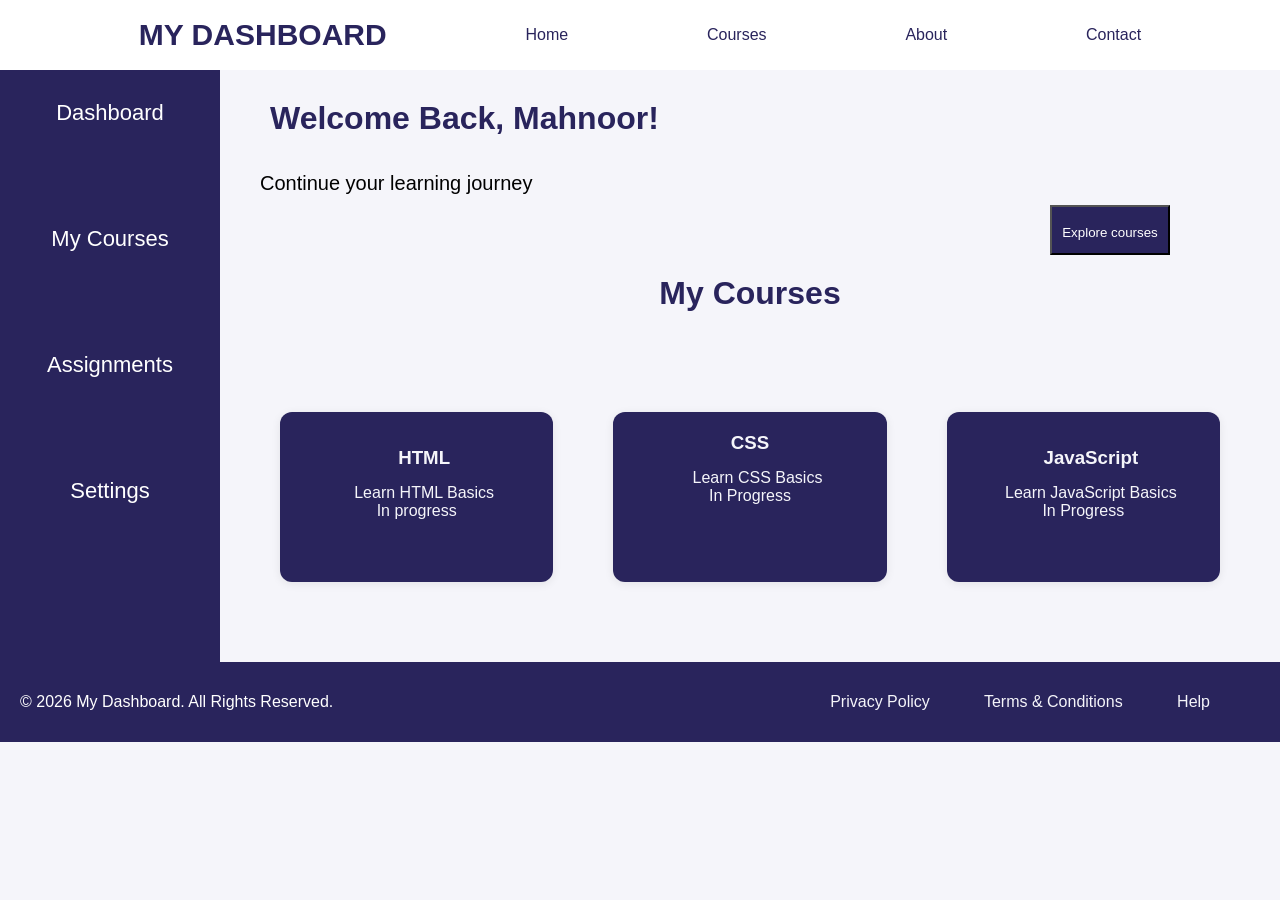
<file: index.html>
<!DOCTYPE html>
<html lang="en">
<head>
    <meta charset="UTF-8">
    <meta name="viewport" content="width=device-width, initial-scale=1.0">
    <title>Task 1</title>
    <link rel="stylesheet" href="style.css">
</head>
<body>
    <header id="nav">
<nav id="navbar">
<p id="logo">MY DASHBOARD</p>
<a href class="links">Home</a>
<a href="courses.html" class="links">Courses</a>
<a href="about.html" class="links">About</a>
<a href="contact.html" class="links">Contact</a>
</nav>
    </header>
    <div class="layout">
<aside class="sidebar">
<a href="index.html" class="link">Dashboard</a>
<a href =courses.html class="link">My Courses</a>
<a href="assignment.html" class="link">Assignments</a>
<a href =settings.html class="link">Settings</a>
</aside>
<main id="mainsection">
    <div id="welcome">
    <h1>Welcome Back, Mahnoor!</h1>
<p class="journey">Continue your learning journey</p>
<button id="explore">Explore courses</button>
</div>
<h1 class="mycourses">My Courses</h1>
<div id="courses">
    <div class="details-card ">
    <h3 class="html">HTML</h3>
    <p class="html">Learn HTML Basics</p>
    <a>In progress</a>
</div>
<div class="details-card ">
<h3 clas="html">CSS</h3>
<p class="html">Learn CSS Basics</p>
<a>In Progress</a>
</div>
<div class="details-card ">
<h3 class="html">JavaScript</h3>
<p class="html">Learn JavaScript Basics</p>
<a>In Progress</a>
</div>
</div>
</main>
    </div>
    <footer id="footer">
    <p>© 2026 My Dashboard. All Rights Reserved.</p>
    <div class="footer-links">
        <a href="#">Privacy Policy</a>
        <a href="#">Terms & Conditions</a>
        <a href="#">Help</a>
    </div>
</footer>
<script src="script.js"></script>
</body>
</html>
</file>
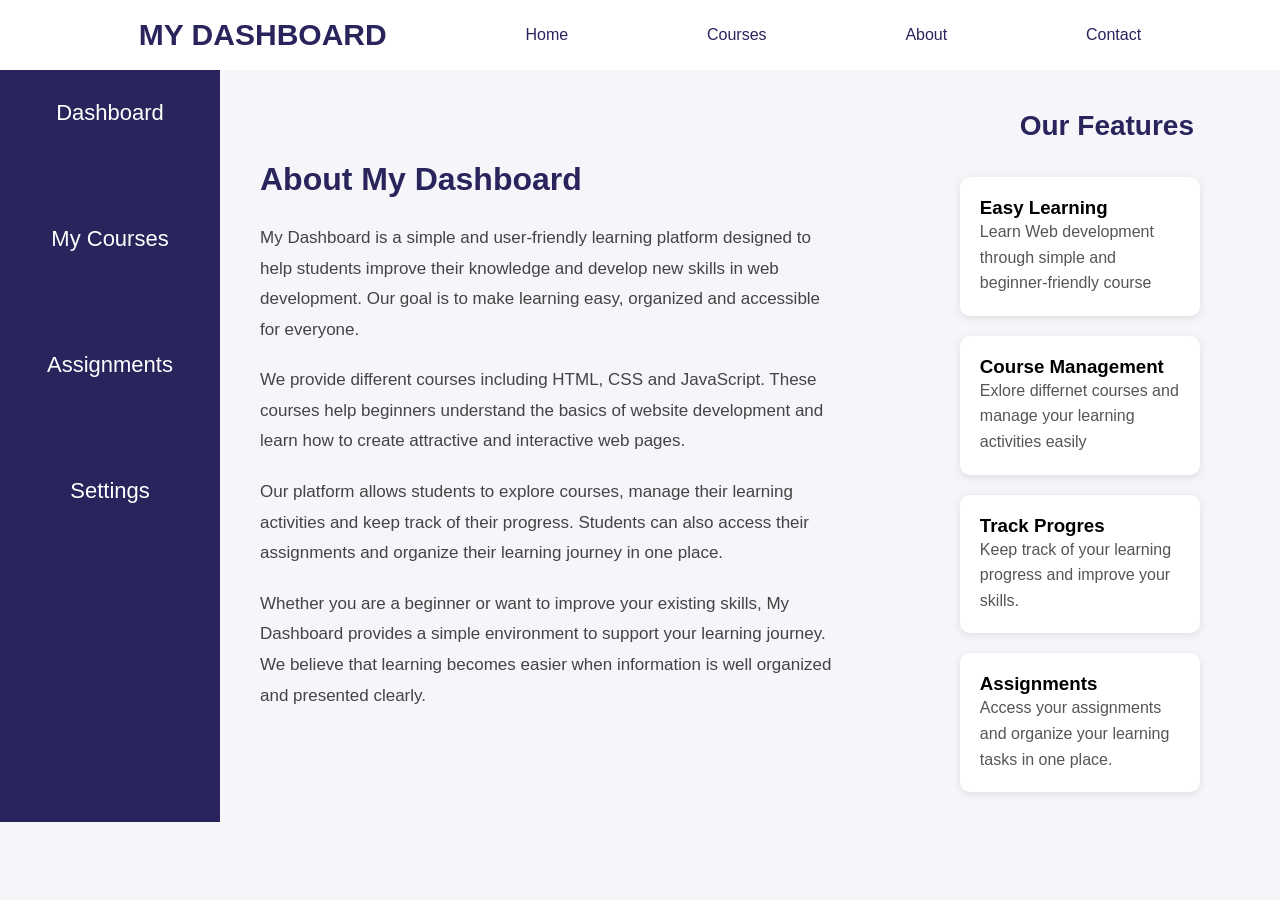
<file: about.html>
<!DOCTYPE html>
<html lang="en">
<head>
    <meta charset="UTF-8">
    <meta name="viewport" content="width=device-width, initial-scale=1.0">
    <title>About</title>
    <link rel="stylesheet" href="style.css">
</head>
<body>
    <header id="nav">
    <nav id="navbar">
        <p id="logo">MY DASHBOARD</p>

        <a href="index.html" class="links">Home</a>
        <a href="courses.html" class="links">Courses</a>
        <a href="about.html" class="links">About</a>
        <a href="contact.html" class="links">Contact</a>
    </nav>
    </header>
    <div class="layout">
<aside class="sidebar">
<a href="index.html" class="link">Dashboard</a>
<a href =courses.html class="link">My Courses</a>
<a href="assignment.html" class="link">Assignments</a>
<a href =settings.html class="link">Settings</a>
</aside>
    <section id="about">
<div class="info">
    <h1 class="h1">About My Dashboard</h1>
    <p class="p">
        My Dashboard is a simple and user-friendly learning platform
        designed to help students improve their knowledge and develop
        new skills in web development. Our goal is to make learning
        easy, organized and accessible for everyone.
    </p>

    <p class="p">
        We provide different courses including HTML, CSS and JavaScript.
        These courses help beginners understand the basics of website
        development and learn how to create attractive and interactive
        web pages.
    </p>

    <p class="p">
        Our platform allows students to explore courses, manage their
        learning activities and keep track of their progress. Students
        can also access their assignments and organize their learning
        journey in one place.
    </p>

    <p class="p">
        Whether you are a beginner or want to improve your existing
        skills, My Dashboard provides a simple environment to support
        your learning journey. We believe that learning becomes easier
        when information is well organized and presented clearly.
    </p>

</div>
    </section>
    <section id="features">
<h2>Our Features</h2>
<div class="feature-container">

<div class="feature-details">
<h3>Easy Learning</h3>
<p>Learn Web development through simple and beginner-friendly course</p>
</div>

<div class="feature-details">
<h3>Course Management</h3>
<p>Exlore differnet courses and manage your learning activities easily</p>
</div>

<div class="feature-details">
    <h3>Track Progres</h3>
    <p>Keep track of your learning progress and improve your skills.</p>
</div>

<div class="feature-details">
    <h3>Assignments</h3>
            <p>Access your assignments and organize your learning tasks in one place.</p>
</div>


















</div>








    </section>
    <script src="script.js"></script>
</body>
</html>
</file>
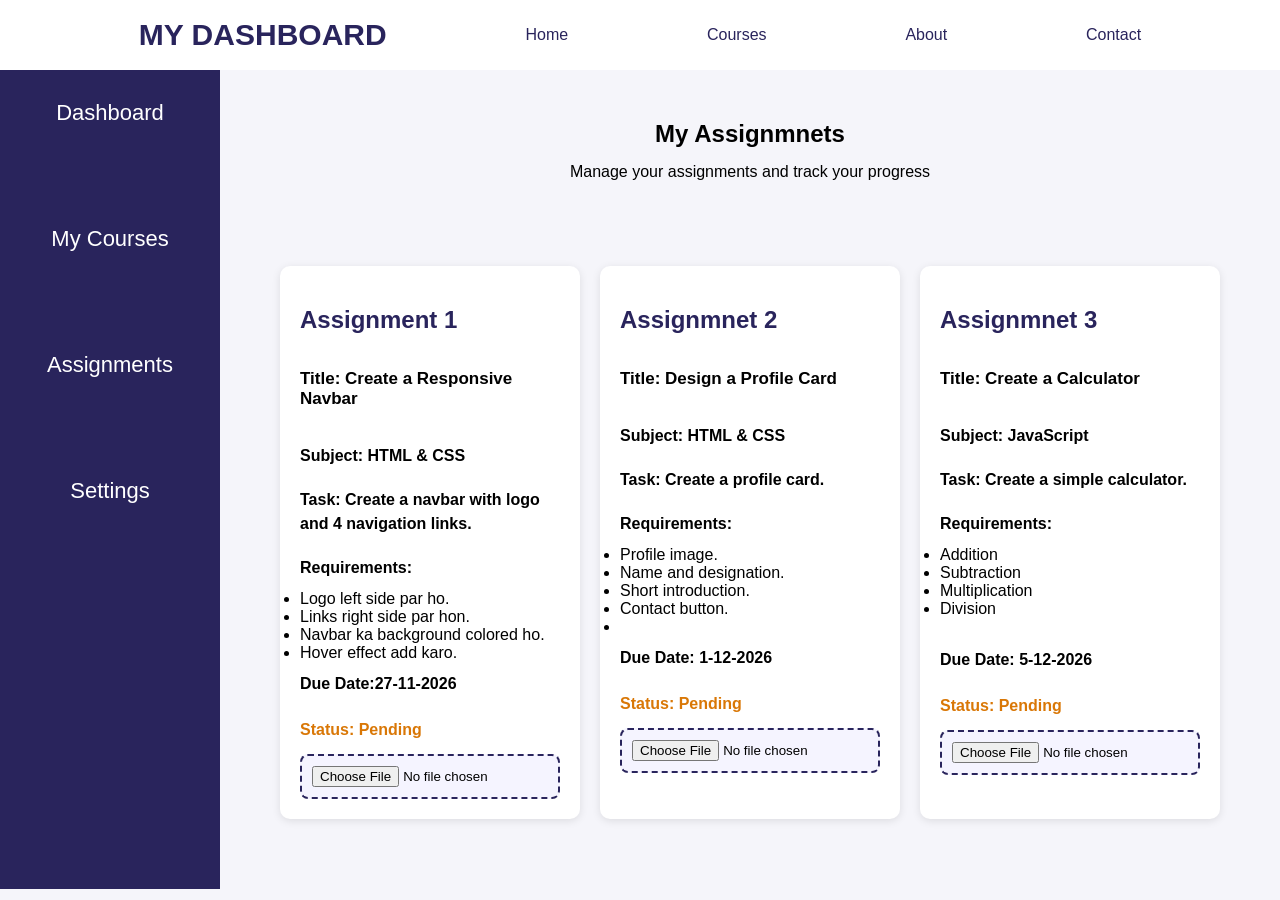
<file: assignment.html>
<!DOCTYPE html>
<html lang="en">
<head>
    <meta charset="UTF-8">
    <meta name="viewport" content="width=device-width, initial-scale=1.0">
    <title>Assignmnet</title>
    <link rel="stylesheet" href="style.css">
</head>
<body>
    <header id="nav">
    <nav id="navbar">
        <p id="logo">MY DASHBOARD</p>

        <a href="index.html" class="links">Home</a>
        <a href="courses.html" class="links">Courses</a>
        <a href="about.html" class="links">About</a>
        <a href="contact.html" class="links">Contact</a>
    </nav>
    </header>
    <div class="layout">
<aside class="sidebar">
<a href="index.html" class="link">Dashboard</a>
<a href =courses.html class="link">My Courses</a>
<a href="assignment.html" class="link">Assignments</a>
<a href =settings.html class="link">Settings</a>
</aside>
    
    <main id="assignment">
        <h2>My Assignmnets</h2>
    <p class="po">Manage your assignments and track your progress</p>
        <div class="assignment-container">

    <div class="assignment-details">

<h1>Assignment 1</h1>
<h3>Title: Create a Responsive Navbar</h3>
<p>Subject: HTML & CSS</p>
<p>Task: Create a navbar with logo and 4 navigation links.</p>
<p>Requirements:
<ul>
    <li>Logo left side par ho.</li>
    <li>Links right side par hon.</li>
    <li>Navbar ka background colored ho.</li>
    <li>Hover effect add karo.</li>
</ul>
<p>Due Date:27-11-2026</p>
<span class="status">Status: Pending</span>

<input type="file" class="assignment-file" accept=".pdf,.doc,.docx">

  </div>


<div class="assignment-details">

<h1>Assignmnet 2</h1>
<h3>Title: Design a Profile Card</h3>
<p>Subject: HTML & CSS</p>
<p>Task: Create a profile card.</p>
<p>Requirements:</p>
    <ul>
<li> Profile image.</li>
<li> Name and designation.</li>
<li> Short introduction.</li>
<li>Contact button.<li>
    </ul>
<p>Due Date: 1-12-2026</p>
<span class="status">Status: Pending</span>

<input type="file" class="assignment-file" accept=".pdf,.doc,.docx">

</div>

<div class="assignment-details">

<h1>Assignmnet 3</h1>
<h3>Title: Create a Calculator</h3>
<p>Subject: JavaScript</p>
<p>Task: Create a simple calculator.</p>
<p>Requirements:</p>
<ul>
<li>Addition</li>
<li> Subtraction</li>
<li>Multiplication</li>
<li> Division</p></li>
</ul>
<p>Due Date: 5-12-2026</p>
<span class="status">Status: Pending</span>

<input type="file" class="assignment-file" accept=".pdf,.doc,.docx">
</div>
        </div>
    </main>
    <script src="script.js"></script>
</body>
</html>
</file>
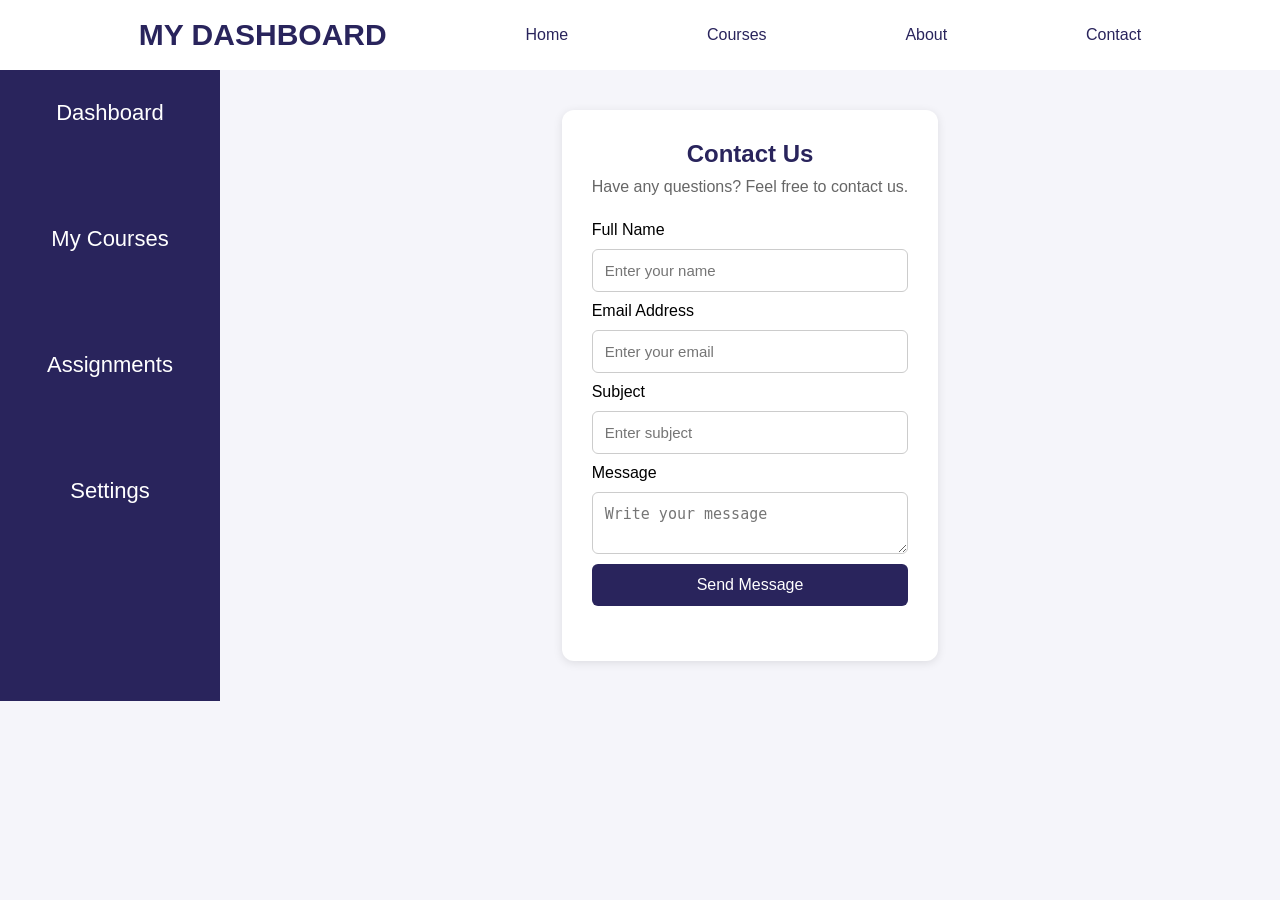
<file: contact.html>
<!DOCTYPE html>
<html lang="en">
<head>
    <meta charset="UTF-8">
    <meta name="viewport" content="width=device-width, initial-scale=1.0">
    <title>Contact</title>
    <link rel="stylesheet" href="style.css">
</head>
<body>
    <header id="nav">
    <nav id="navbar">
        <p id="logo">MY DASHBOARD</p>

        <a href="index.html" class="links">Home</a>
        <a href="courses.html" class="links">Courses</a>
        <a href="about.html" class="links">About</a>
        <a href="contact.html" class="links">Contact</a>
    </nav>
    </header>
    <div class="layout">
<aside class="sidebar">
<a href="index.html" class="link">Dashboard</a>
<a href =courses.html class="link">My Courses</a>
<a href="assignment.html" class="link">Assignments</a>
<a href =settings.html class="link">Settings</a>
</aside>
    <section id="contact">

    <h1>Contact Us</h1>
    <p>Have any questions? Feel free to contact us.</p>

    <form id="contact-form">

        <label for="name">Full Name</label>
        <input type="text" id="name" placeholder="Enter your name">

        <label for="email">Email Address</label>
        <input type="email" id="email" placeholder="Enter your email">

        <label for="subject">Subject</label>
        <input type="text" id="subject" placeholder="Enter subject">

        <label for="message">Message</label>
        <textarea id="message" placeholder="Write your message"></textarea>

        <button type="submit">Send Message</button>

    </form>
 <p id="success-message"></p>
</section>
<script src="script.js"></script>
</body>
</html>
</file>
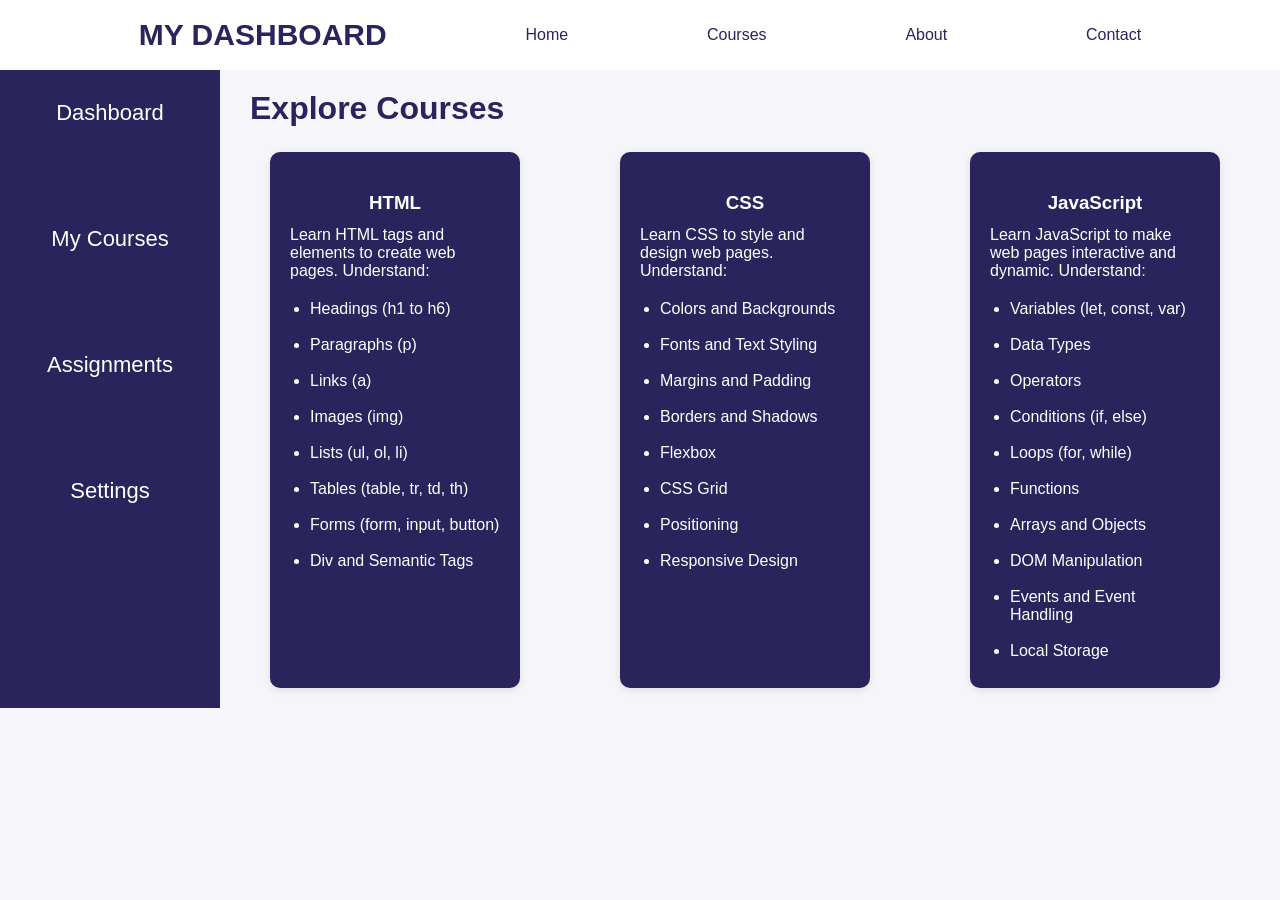
<file: courses.html>
<!DOCTYPE html>
<html lang="en">
<head>
    <meta charset="UTF-8">
    <meta name="viewport" content="width=device-width, initial-scale=1.0">
    <title>MY Courses</title>
    <link rel="stylesheet" href="style.css">
</head>
<body>
    <header id="nav">
    <nav id="navbar">
        <p id="logo">MY DASHBOARD</p>

        <a href="index.html" class="links">Home</a>
        <a href="courses.html" class="links">Courses</a>
        <a href="about.html" class="links">About</a>
        <a href="contact.html" class="links">Contact</a>
    </nav>
</header>
<div class="layout">
<aside class="sidebar">
<a href="index.html" class="link">Dashboard</a>
<a href =courses.html class="link">My Courses</a>
<a href="assignment.html" class="link">Assignments</a>
<a href =settings.html class="link">Settings</a>
</aside>
<main>
    <h1>Explore Courses</h1>

      <div id="coursess">
<div class="course-card">
    <h3>HTML</h3>

    <p>
        Learn HTML tags and elements to create web pages.
        Understand:
    </p>

    <ul>
        <li>Headings (h1 to h6)</li>
        <li>Paragraphs (p)</li>
        <li>Links (a)</li>
        <li>Images (img)</li>
        <li>Lists (ul, ol, li)</li>
        <li>Tables (table, tr, td, th)</li>
        <li>Forms (form, input, button)</li>
        <li>Div and Semantic Tags</li>
    </ul>
</div>
<div class="course-card">
    <h3>CSS</h3>

    <p>
        Learn CSS to style and design web pages.
        Understand:
    </p>

    <ul>
        <li>Colors and Backgrounds</li>
        <li>Fonts and Text Styling</li>
        <li>Margins and Padding</li>
        <li>Borders and Shadows</li>
        <li>Flexbox</li>
        <li>CSS Grid</li>
        <li>Positioning</li>
        <li>Responsive Design</li>
    </ul>
</div>
<div class="course-card">
    <h3>JavaScript</h3>

    <p>
        Learn JavaScript to make web pages interactive and dynamic.
        Understand:
    </p>

    <ul>
        <li>Variables (let, const, var)</li>
        <li>Data Types</li>
        <li>Operators</li>
        <li>Conditions (if, else)</li>
        <li>Loops (for, while)</li>
        <li>Functions</li>
        <li>Arrays and Objects</li>
        <li>DOM Manipulation</li>
        <li>Events and Event Handling</li>
        <li>Local Storage</li>
    </ul>
</div>
  </div>
</main>
<script src="script.js"></script>
</body>
</html>
</file>
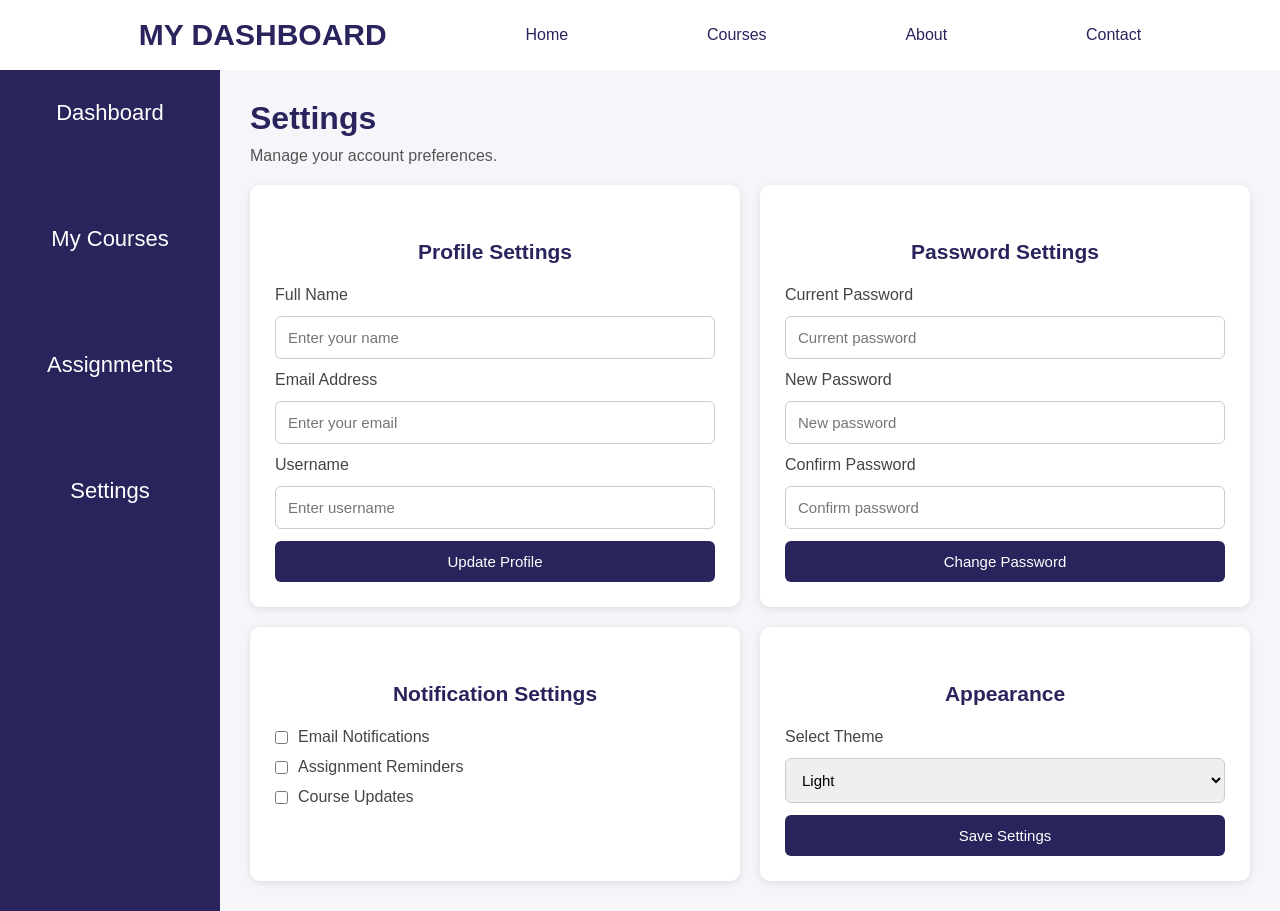
<file: settings.html>
<!DOCTYPE html>
<html lang="en">
<head>
    <meta charset="UTF-8">
    <meta name="viewport" content="width=device-width, initial-scale=1.0">
    <title>Contact</title>
    <link rel="stylesheet" href="style.css">
</head>
<body>
    <header id="nav">
    <nav id="navbar">
        <p id="logo">MY DASHBOARD</p>

        <a href="index.html" class="links">Home</a>
        <a href="courses.html" class="links">Courses</a>
        <a href="about.html" class="links">About</a>
        <a href="contact.html" class="links">Contact</a>
    </nav>
    </header>
    <div class="layout">
<aside class="sidebar">
<a href="index.html" class="link">Dashboard</a>
<a href =courses.html class="link">My Courses</a>
<a href="assignment.html" class="link">Assignments</a>
<a href =settings.html class="link">Settings</a>
</aside>
<main id="settings">

            <h1>Settings</h1>
            <p>Manage your account preferences.</p>

            <!-- Profile Settings -->
            <section class="setting-section">
                <h2>Profile Settings</h2>

                <label>Full Name</label>
                <input type="text" id="full-name" placeholder="Enter your name">

                <label>Email Address</label>
                <input type="email" id="user-email" placeholder="Enter your email">

                <label>Username</label>
                <input type="text" id="username" placeholder="Enter username">

                <button id="update-profile">Update Profile</button>
            </section>

            <!-- Password Settings -->
            <section class="setting-section">
                <h2>Password Settings</h2>

                <label>Current Password</label>
                <input type="password" id="current-password" placeholder="Current password">

                <label>New Password</label>
                <input type="password" id="new-password" placeholder="New password">

                <label>Confirm Password</label>
                <input type="password" id="confirm-password" placeholder="Confirm password">

                <button id="change-password">Change Password</button>
            </section>

            <!-- Notification Settings -->
            <section class="setting-section">
                <h2>Notification Settings</h2>

                <label>
                    <input type="checkbox" id="email-notifications">
                    Email Notifications
                </label>

                <label>
                    <input type="checkbox" id="assignment-reminders">
                    Assignment Reminders
                </label>

                <label>
                    <input type="checkbox" id="course-updates">
                    Course Updates
                </label>
            </section>

            <!-- Appearance Settings -->
            <section class="setting-section">
                <h2>Appearance</h2>

                <label>Select Theme</label>

                <select id="theme">
                    <option value="light">Light</option>
                    <option value="dark">Dark</option>
                </select>

                <button id="save-settings">Save Settings</button>
            </section>

        </main>
<p id="settings-message"></p>
    </div>
<script src="script.js"></script>
</body>
</html>
</file>
<file: style.css>
*{
    margin: 0;
    padding: 0;
    box-sizing: border-box;
}
body{
    font-family: Arial, sans-serif;
    background-color: #F5F5FA;
}

#navbar{
    height:70px;
    width:100%;
    background-color:white;
    display: flex;
    align-items: center;
    text-align: center;
    justify-content: space-evenly;
}
#logo{
    color:#29245C;
    font-size: 30px;
    font-weight: bolder;
}
.links{
    color:#29245C;
    font-size: 16px;
    text-align: center;
    text-decoration: none;
}
#navbar a:hover{
    color: #7655D9;
}

    .layout {
    display: flex;
    width: 100%;
}

.sidebar {
    width: 220px;
    min-height: 100%;
    height: auto;
    flex-shrink: 0;
 background-color:#29245C;
    color: white;
    gap: 100px;
    display: flex;
    flex-direction: column;
    font-size: 22px;
    text-decoration: none;
    align-items: center;
    padding-top: 30px;
}

.sidebar a{
    color: white;
    text-decoration: none;
}
.sidebar a:hover{
    color: grey;
}

#mainsection {
    flex: 1;
    min-width: 0;
    padding: 30px;
}
#welcome h1{
padding-left: 20px;
}
.journey{
    font-size: 20px;
    padding-top: 10px;
    padding-left: 10px;
}
#explore{
    background-color: #29245C;
    color: white;
    margin-top: 10px;
    align-items: center;
    height: 50px;
    width: 120px;
    padding-top: 5px;
    justify-content: center;
    margin-left: 80%;
    margin-top: 10px;
    
}
.mycourses {
    padding-top: 20px;
    text-align: center;
}

#courses {
    display: flex;
    justify-content: center;
    gap: 60px;
    margin-top: 100px;
    padding: 0 30px;
    margin-bottom: 50px;
}

.details-card {
    flex: 1;
    height: 170px;
        color: #F5F5FA;
    background-color: #29245C;
    border-radius: 12px;
    box-shadow: 0 2px 10px rgba(0,0,0,0.08);
    text-align: center;
    padding: 20px;
   

}
.html{
        padding-left: 15px;
    padding-top: 15px;
    text-align: center;
}
#footer{
    height: 80px;
    width: 100%;
    margin-left: 0;
    background-color: #29245C;
    color: white;
    padding: 20px;
    display: flex;
    justify-content: space-between;
    align-items: center;
    
}
#footer a{
    gap:20px;
    text-decoration: none;
    text-align: center;
    justify-content: center;
    color:#F5F5FA;
    display: flex;
    margin-right: 50px;
    display: inline;
}
#footer a:hover{
    color: #B9A5FF;
}
main {
    flex: 1;
    min-width: 0;
    padding: 20px 30px;
}
 main h1 {
    font-size: 32px;
    color: #29245C;
    white-space: nowrap;
    margin-bottom: 25px;
}



#coursess {
    display: flex;
    align-items:stretch;
    gap: 100px;
    justify-content: flex-start;
     flex-wrap: wrap;
     margin-left: 20px;
}
    


.course-card {
    background-color:#29245C;
    height:auto;
    border-radius: 10px;
    width: 250px;
    box-shadow: 0 2px 8px rgba(0, 0, 0, 0.1);
     justify-content: space-between;
         padding: 20px;
margin-top: 0;
    
}

.course-card h3 {
    color: white;
    margin-bottom: 12px;
    text-align: center;
   
    padding-top: 20px;
}
.course-card p{
    color: white;
}

.course-card ul {
    padding-left: 20px;
    padding-top: 10px;
}

.course-card li {
    margin-bottom: 8px;
    padding-top: 10px;
    color: white;
}
#about {
    padding: 40px;
    max-width: 1100px;
    margin: auto;
}
.h1{
    font-size: 32px;
    color:#29245C; ;
    margin-bottom: 25px;
}
.p{
    font-size: 17px;
    line-height: 1.8;
    color: #444;
    margin-bottom: 20px;
}
#features {
    padding: 30px 40px;
    margin-top: 10px;
}

#features h2 {
    color: #29245C;
    font-size: 28px;
    margin-bottom: 35px;
    padding-left: 100px;
}
.feature-container {
    display: flex;
    gap: 20px;
    flex-wrap: wrap;
    justify-content: center;
}
.feature-details{
    background-color: white;
    width: 240px;
    padding: 20px;
    border-radius: 10px;
    box-shadow: 0 2px 8px rgba(0, 0, 0, 0.1);
}
.feature-card h3 {
    color: #29245C;
    margin-bottom: 12px;
}

.feature-details p {
    color: #555;
    line-height: 1.6;
}
#contact {
    max-width: 600px;
    margin: 40px auto;
    padding: 30px;
    background-color: white;
    border-radius: 12px;
    box-shadow: 0 2px 10px rgba(0,0,0,0.1);
}
#contact h1 {
    color: #29245C;
    text-align: center;
    margin-bottom: 10px;
}

#contact p {
    text-align: center;
    color: #666;
    margin-bottom: 25px;
}
#contact-form {
    display: flex;
    flex-direction: column;
    gap: 10px;
}
#contact-form input,
#contact-form textarea {
    padding: 12px;
    border: 1px solid #ccc;
    border-radius: 6px;
    font-size: 15px;
    width: 100%;
}
#contact-form button {
    background-color:#29245C;
    color: white;
    padding: 12px;
    border: none;
    border-radius: 6px;
    cursor: pointer;
    font-size: 16px;
}

#contact-form button:hover {
    background-color: #6040bd;
}
.assignment-container {
    display: flex;
    gap: 20px;
    flex-wrap: wrap;
    justify-content: center;
    padding: 20px;
    margin-bottom: 30px;
    margin-top: 50px;
}
.assignment-details {
    width: 300px;
    padding: 20px;
    background-color: white;
    border-radius: 10px;
    box-shadow: 0 2px 8px rgba(0,0,0,0.1);
    box-sizing: border-box;
}
.assignment-details h1 {
    font-size: 24px;
    color: #29245C;
    padding-bottom: 10px;
    padding-top: 20px;
    
}

.assignment-details h3 {
    font-size: 17px;
    padding-bottom: 25px;

}

.assignment-details p {
    text-align: left;
    line-height: 1.5;
    font-weight: bold;
    padding-bottom: 10px;
    padding-top: 10px;
}

.assignment-details span {
    color: #D97706;
    font-weight: bold;
}
main h2{
    text-align: center;
    padding-top: 30px;
}
.po{
    text-align: center;
    padding-top: 15px;
    padding-bottom: 15px;
}
.assignment-file {
    display: block;
    margin-top: 15px;
    padding: 10px;
    width: 100%;
    border: 2px dashed #29245C;
    border-radius: 8px;
    background-color: #f5f4ff;
    cursor: pointer;
    box-sizing: border-box;
}

.assignment-file:hover {
    background-color: #e9e6ff;
}

.status {
    display: block;
    margin-top: 15px;
    font-weight: bold;
    color: #d97706;
}

#settings {
    flex: 1;
    padding: 30px;
    display: grid;
    grid-template-columns: repeat(2, 1fr);
    gap: 20px;
    align-content: start;
}

#settings h1 {
    color: #29245C;
    font-size: 32px;
    margin-bottom: 0;
}

#settings p {
    color: #555;
    grid-column: 1 / -1;
    margin-top: -10px;
}
.setting-section {
    background-color: white;
    padding: 25px;
    border-radius: 10px;
    box-shadow: 0 2px 8px rgba(0,0,0,0.1);
    display: flex;
    flex-direction: column;
    gap: 12px;
}

.setting-section h2 {
    color: #29245C;
    font-size: 21px;
    margin-bottom: 10px;
}
.setting-section > input,
.setting-section select {
    padding: 12px;
    border: 1px solid #ccc;
    border-radius: 6px;
    font-size: 15px;
    width: 100%;
    box-sizing: border-box;
}

.setting-section > label {
    font-weight: 500;
    color: #444;
}
.setting-section button {
    background-color: #29245C;
    color: white;
    padding: 12px;
    border: none;
    border-radius: 6px;
    cursor: pointer;
    font-size: 15px;
}

.setting-section button:hover {
    background-color: #5D3DB5;
}
.setting-section label:has(input[type="checkbox"]) {
    display: flex;
    align-items: center;
    gap: 10px;
}
@media (max-width: 700px) {
    #settings {
        grid-template-columns: 1fr;
        padding: 15px;
    }
}

/* DARK MODE - ALL PAGES */

body.dark-mode {
    background-color: #171717;
    color: white;
}
/* NAVBAR */
body.dark-mode #nav,
body.dark-mode #navbar {
    background-color: black;
}

body.dark-mode #logo,
body.dark-mode .links {
    color: white;
}

body.dark-mode .links:hover {
    color: #c7baff;
}

/* SIDEBAR */
body.dark-mode .sidebar {
    background-color: #222;
}

body.dark-mode .sidebar .link {
    color: white;
}

/* GENERAL BACKGROUND */
body.dark-mode {
    background-color: #171717;
    color: white;
}

/* COURSES PAGE */
body.dark-mode #coursess {
    background-color: #171717;
}

body.dark-mode .course-card {
    background-color: #292929;
    color: white;
    border: 1px solid #444;
    box-shadow: 0 2px 8px rgba(0,0,0,0.4);
}

body.dark-mode .course-card h3 {
    color: #c7baff;
}

body.dark-mode .course-card p,
body.dark-mode .course-card li {
    color: #eee;
}

body.dark-mode main > h1 {
    color: #c7baff;
}

/* Main Content */

body.dark-mode main {
    color: white;
}

body.dark-mode main h1,
body.dark-mode main h2,
body.dark-mode main h3 {
    color: #d2caff;
}

body.dark-mode main p,
body.dark-mode main label {
    color: #eeeeee;
}

/* Cards */

body.dark-mode .assignment-details,
body.dark-mode .setting-section,
body.dark-mode .details-card,
body.dark-mode .course-card {
    background-color: #292929;
    color: white;
    border-color: #444444;
}

/* Inputs */

body.dark-mode input,
body.dark-mode textarea,
body.dark-mode select {
    background-color: #444444;
    color: white;
    border: 1px solid #666666;
}

body.dark-mode input::placeholder,
body.dark-mode textarea::placeholder {
    color: #cccccc;
}

/* Buttons */

body.dark-mode button {
    background-color: #51469b;
    color: white;
}

body.dark-mode button:hover {
    background-color: #6b5bc0;
}

/* Tables */

body.dark-mode table {
    color: white;
}

body.dark-mode th,
body.dark-mode td {
    border-color: #555555;
}

/* Links */

body.dark-mode a {
    color: #c7baff;
}

/* ABOUT PAGE */
body.dark-mode #about {
    background-color: #171717;
}

body.dark-mode .info {
    background-color: #292929;
    color: white;
}

body.dark-mode .info h1 {
    color: #c7baff;
}

body.dark-mode .info .p {
    color: #eee;
    padding-left: 10px;
}

body.dark-mode #features {
    background-color: #171717;
    color: white;
}

body.dark-mode #features h2 {
    color: #c7baff;
}

body.dark-mode .feature-details {
    background-color: #292929;
    color: white;
    border: 1px solid #444;
}

body.dark-mode .feature-details h3 {
    color: #c7baff;
}

body.dark-mode .feature-details p {
    color: #eee;
}
</file>
